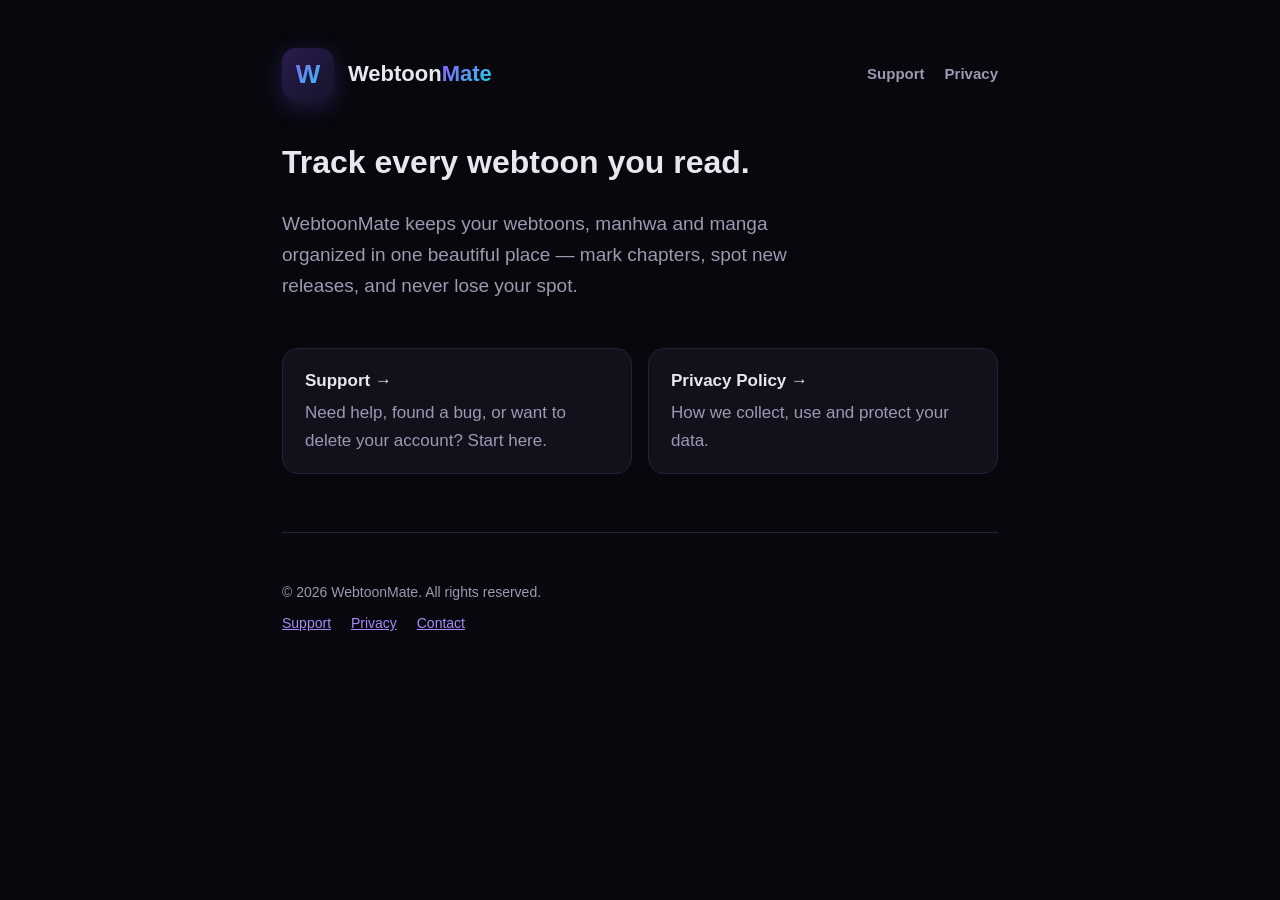
<file: index.html>
<!DOCTYPE html>
<html lang="en">
<head>
<meta charset="UTF-8" />
<meta name="viewport" content="width=device-width, initial-scale=1.0" />
<title>WebtoonMate</title>
<meta name="description" content="WebtoonMate — track every webtoon, manhwa and manga in one place." />
<link rel="stylesheet" href="styles.css" />
</head>
<body>
<div class="wrap">

  <div class="brand">
    <a class="home" href="index.html">
      <div class="logo"><span>W</span></div>
      <h1>Webtoon<span class="gradient">Mate</span></h1>
    </a>
    <nav class="nav">
      <a href="support.html">Support</a>
      <a href="privacy.html">Privacy</a>
    </nav>
  </div>

  <h1 class="title">Track every webtoon you read.</h1>
  <p class="lead">WebtoonMate keeps your webtoons, manhwa and manga organized in one
    beautiful place — mark chapters, spot new releases, and never lose your spot.</p>

  <div class="grid">
    <a class="card card-link" href="support.html">
      <h3>Support →</h3>
      <p>Need help, found a bug, or want to delete your account? Start here.</p>
    </a>
    <a class="card card-link" href="privacy.html">
      <h3>Privacy Policy →</h3>
      <p>How we collect, use and protect your data.</p>
    </a>
  </div>

  <hr>
  <footer>
    © 2026 WebtoonMate. All rights reserved.
    <div class="footer-links">
      <a href="support.html">Support</a>
      <a href="privacy.html">Privacy</a>
      <a href="mailto:hamlat.yani@gmail.com">Contact</a>
    </div>
  </footer>
</div>
</body>
</html>
</file>
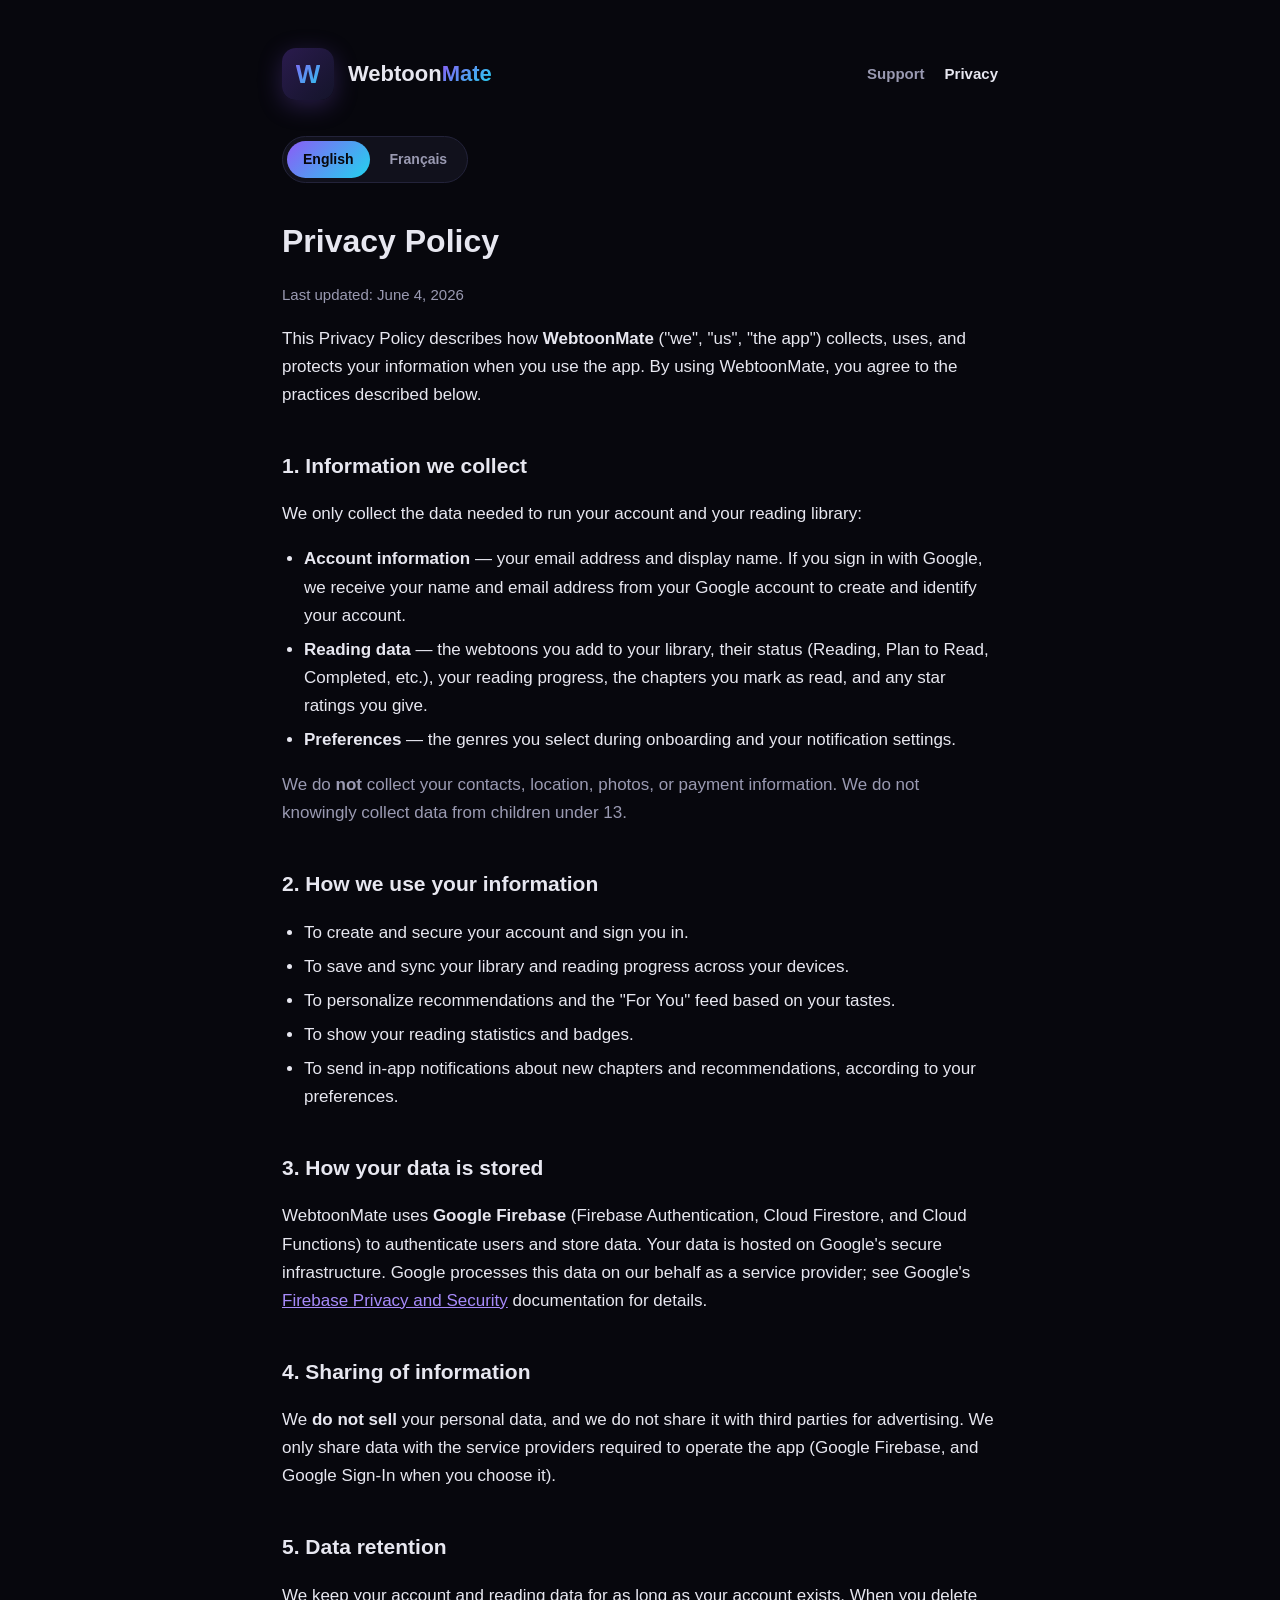
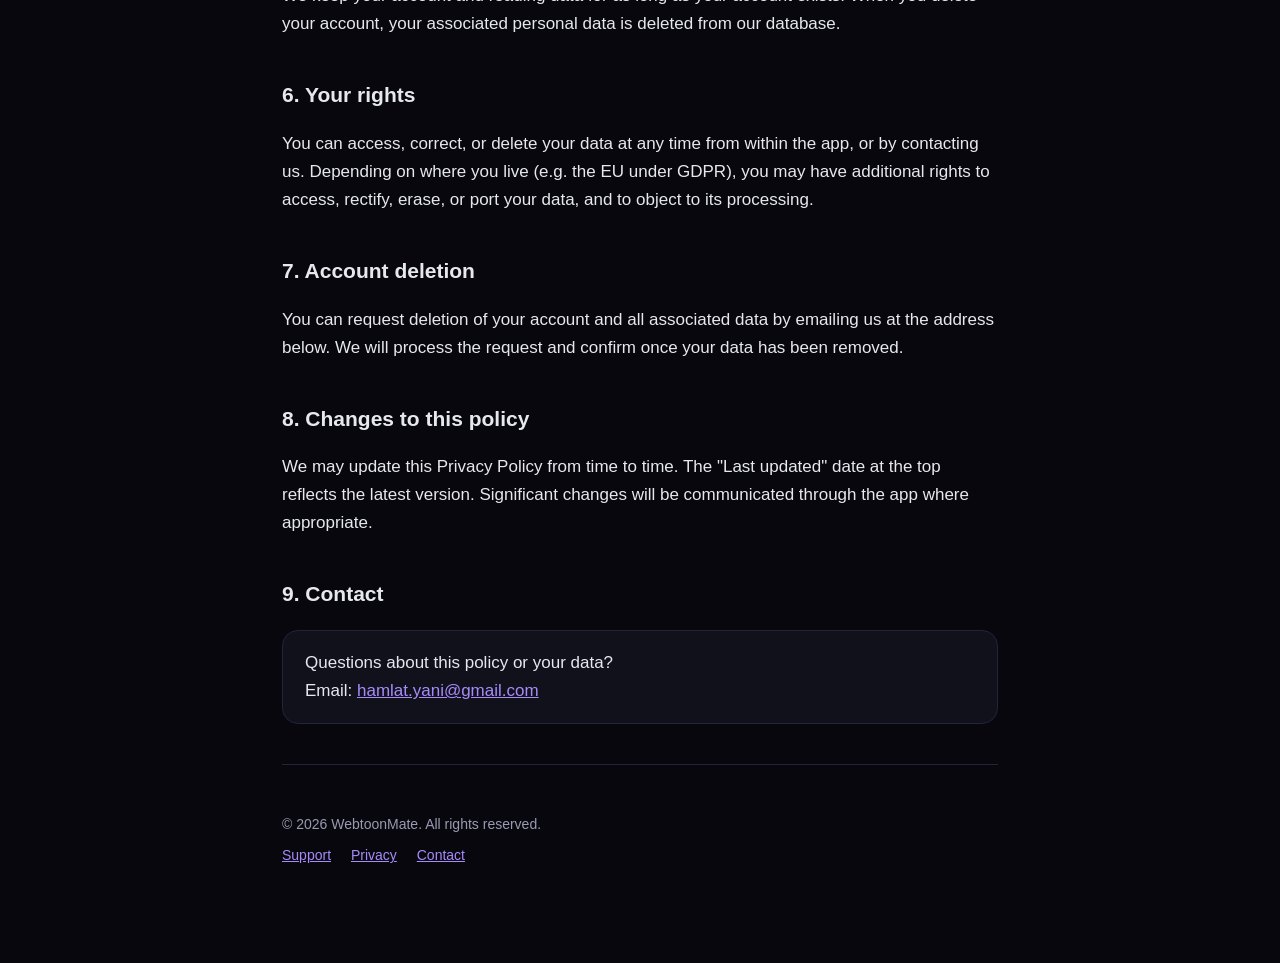
<file: privacy.html>
<!DOCTYPE html>
<html lang="en">
<head>
<meta charset="UTF-8" />
<meta name="viewport" content="width=device-width, initial-scale=1.0" />
<title>WebtoonMate — Privacy Policy</title>
<meta name="description" content="Privacy Policy for the WebtoonMate app." />
<link rel="stylesheet" href="styles.css" />
</head>
<body>
<div class="wrap">

  <div class="brand">
    <a class="home" href="index.html">
      <div class="logo"><span>W</span></div>
      <h1>Webtoon<span class="gradient">Mate</span></h1>
    </a>
    <nav class="nav">
      <a href="support.html">Support</a>
      <a href="privacy.html" class="active">Privacy</a>
    </nav>
  </div>

  <div class="lang" role="tablist" aria-label="Language">
    <button id="btn-en" class="active" onclick="setLang('en')">English</button>
    <button id="btn-fr" onclick="setLang('fr')">Français</button>
  </div>

  <!-- ============ ENGLISH ============ -->
  <section id="lang-en">
    <h1 class="title">Privacy Policy</h1>
    <p class="updated">Last updated: June 4, 2026</p>

    <p>This Privacy Policy describes how <strong>WebtoonMate</strong> ("we", "us", "the app")
      collects, uses, and protects your information when you use the app. By using WebtoonMate,
      you agree to the practices described below.</p>

    <h2>1. Information we collect</h2>
    <p>We only collect the data needed to run your account and your reading library:</p>
    <ul>
      <li><strong>Account information</strong> — your email address and display name. If you sign
        in with Google, we receive your name and email address from your Google account to create
        and identify your account.</li>
      <li><strong>Reading data</strong> — the webtoons you add to your library, their status
        (Reading, Plan to Read, Completed, etc.), your reading progress, the chapters you mark as
        read, and any star ratings you give.</li>
      <li><strong>Preferences</strong> — the genres you select during onboarding and your
        notification settings.</li>
    </ul>
    <p class="muted">We do <strong>not</strong> collect your contacts, location, photos, or
      payment information. We do not knowingly collect data from children under 13.</p>

    <h2>2. How we use your information</h2>
    <ul>
      <li>To create and secure your account and sign you in.</li>
      <li>To save and sync your library and reading progress across your devices.</li>
      <li>To personalize recommendations and the "For You" feed based on your tastes.</li>
      <li>To show your reading statistics and badges.</li>
      <li>To send in-app notifications about new chapters and recommendations, according to your
        preferences.</li>
    </ul>

    <h2>3. How your data is stored</h2>
    <p>WebtoonMate uses <strong>Google Firebase</strong> (Firebase Authentication, Cloud
      Firestore, and Cloud Functions) to authenticate users and store data. Your data is hosted on
      Google's secure infrastructure. Google processes this data on our behalf as a service
      provider; see Google's
      <a href="https://firebase.google.com/support/privacy" target="_blank" rel="noopener">Firebase Privacy and Security</a>
      documentation for details.</p>

    <h2>4. Sharing of information</h2>
    <p>We <strong>do not sell</strong> your personal data, and we do not share it with third
      parties for advertising. We only share data with the service providers required to operate
      the app (Google Firebase, and Google Sign-In when you choose it).</p>

    <h2>5. Data retention</h2>
    <p>We keep your account and reading data for as long as your account exists. When you delete
      your account, your associated personal data is deleted from our database.</p>

    <h2>6. Your rights</h2>
    <p>You can access, correct, or delete your data at any time from within the app, or by
      contacting us. Depending on where you live (e.g. the EU under GDPR), you may have additional
      rights to access, rectify, erase, or port your data, and to object to its processing.</p>

    <h2>7. Account deletion</h2>
    <p>You can request deletion of your account and all associated data by emailing us at the
      address below. We will process the request and confirm once your data has been removed.</p>

    <h2>8. Changes to this policy</h2>
    <p>We may update this Privacy Policy from time to time. The "Last updated" date at the top
      reflects the latest version. Significant changes will be communicated through the app where
      appropriate.</p>

    <h2>9. Contact</h2>
    <div class="card">
      <p style="margin:0">Questions about this policy or your data?<br>
      Email: <a href="mailto:hamlat.yani@gmail.com">hamlat.yani@gmail.com</a></p>
    </div>
  </section>

  <!-- ============ FRANÇAIS ============ -->
  <section id="lang-fr" hidden>
    <h1 class="title">Politique de confidentialité</h1>
    <p class="updated">Dernière mise à jour : 4 juin 2026</p>

    <p>Cette politique de confidentialité décrit comment <strong>WebtoonMate</strong>
      (« nous », « l'application ») collecte, utilise et protège vos informations lorsque vous
      utilisez l'application. En utilisant WebtoonMate, vous acceptez les pratiques décrites
      ci-dessous.</p>

    <h2>1. Informations que nous collectons</h2>
    <p>Nous collectons uniquement les données nécessaires au fonctionnement de votre compte et de
      votre bibliothèque :</p>
    <ul>
      <li><strong>Informations de compte</strong> — votre adresse e-mail et votre nom d'affichage.
        Si vous vous connectez avec Google, nous recevons votre nom et votre adresse e-mail depuis
        votre compte Google pour créer et identifier votre compte.</li>
      <li><strong>Données de lecture</strong> — les webtoons ajoutés à votre bibliothèque, leur
        statut (En cours, À lire, Terminé, etc.), votre progression, les chapitres marqués comme
        lus et les notes que vous attribuez.</li>
      <li><strong>Préférences</strong> — les genres choisis lors de l'intégration et vos
        paramètres de notification.</li>
    </ul>
    <p class="muted">Nous ne collectons <strong>pas</strong> vos contacts, votre localisation, vos
      photos ni vos informations de paiement. Nous ne collectons pas sciemment de données
      concernant les enfants de moins de 13 ans.</p>

    <h2>2. Utilisation de vos informations</h2>
    <ul>
      <li>Créer et sécuriser votre compte et vous connecter.</li>
      <li>Enregistrer et synchroniser votre bibliothèque et votre progression entre vos
        appareils.</li>
      <li>Personnaliser les recommandations et le fil « Pour vous » selon vos goûts.</li>
      <li>Afficher vos statistiques de lecture et vos badges.</li>
      <li>Envoyer des notifications dans l'application concernant les nouveaux chapitres et les
        recommandations, selon vos préférences.</li>
    </ul>

    <h2>3. Stockage de vos données</h2>
    <p>WebtoonMate utilise <strong>Google Firebase</strong> (Firebase Authentication, Cloud
      Firestore et Cloud Functions) pour authentifier les utilisateurs et stocker les données. Vos
      données sont hébergées sur l'infrastructure sécurisée de Google, qui agit en tant que
      sous-traitant pour notre compte. Consultez la documentation
      <a href="https://firebase.google.com/support/privacy" target="_blank" rel="noopener">Confidentialité et sécurité de Firebase</a>
      pour plus de détails.</p>

    <h2>4. Partage des informations</h2>
    <p>Nous <strong>ne vendons pas</strong> vos données personnelles et ne les partageons pas avec
      des tiers à des fins publicitaires. Nous ne partageons les données qu'avec les prestataires
      nécessaires au fonctionnement de l'application (Google Firebase, et Google Sign-In si vous le
      choisissez).</p>

    <h2>5. Conservation des données</h2>
    <p>Nous conservons vos données de compte et de lecture tant que votre compte existe. Lorsque
      vous supprimez votre compte, vos données personnelles associées sont supprimées de notre base
      de données.</p>

    <h2>6. Vos droits</h2>
    <p>Vous pouvez accéder à vos données, les corriger ou les supprimer à tout moment depuis
      l'application ou en nous contactant. Selon votre lieu de résidence (par exemple l'UE dans le
      cadre du RGPD), vous pouvez disposer de droits supplémentaires d'accès, de rectification,
      d'effacement, de portabilité et d'opposition au traitement.</p>

    <h2>7. Suppression du compte</h2>
    <p>Vous pouvez demander la suppression de votre compte et de toutes les données associées en
      nous écrivant à l'adresse ci-dessous. Nous traiterons la demande et vous confirmerons une
      fois vos données supprimées.</p>

    <h2>8. Modifications de cette politique</h2>
    <p>Nous pouvons mettre à jour cette politique de confidentialité de temps à autre. La date de
      « Dernière mise à jour » en haut indique la version la plus récente. Les changements
      importants seront communiqués via l'application le cas échéant.</p>

    <h2>9. Contact</h2>
    <div class="card">
      <p style="margin:0">Une question sur cette politique ou vos données ?<br>
      E-mail : <a href="mailto:hamlat.yani@gmail.com">hamlat.yani@gmail.com</a></p>
    </div>
  </section>

  <hr>
  <footer>
    © 2026 WebtoonMate. All rights reserved.
    <div class="footer-links">
      <a href="support.html">Support</a>
      <a href="privacy.html">Privacy</a>
      <a href="mailto:hamlat.yani@gmail.com">Contact</a>
    </div>
  </footer>
</div>

<script>
  function setLang(l) {
    document.getElementById('lang-en').hidden = (l !== 'en');
    document.getElementById('lang-fr').hidden = (l !== 'fr');
    document.getElementById('btn-en').classList.toggle('active', l === 'en');
    document.getElementById('btn-fr').classList.toggle('active', l === 'fr');
    document.documentElement.lang = l;
    try { history.replaceState(null, '', '#' + l); } catch (e) {}
  }
  if (location.hash === '#fr') setLang('fr');
</script>
</body>
</html>
</file>
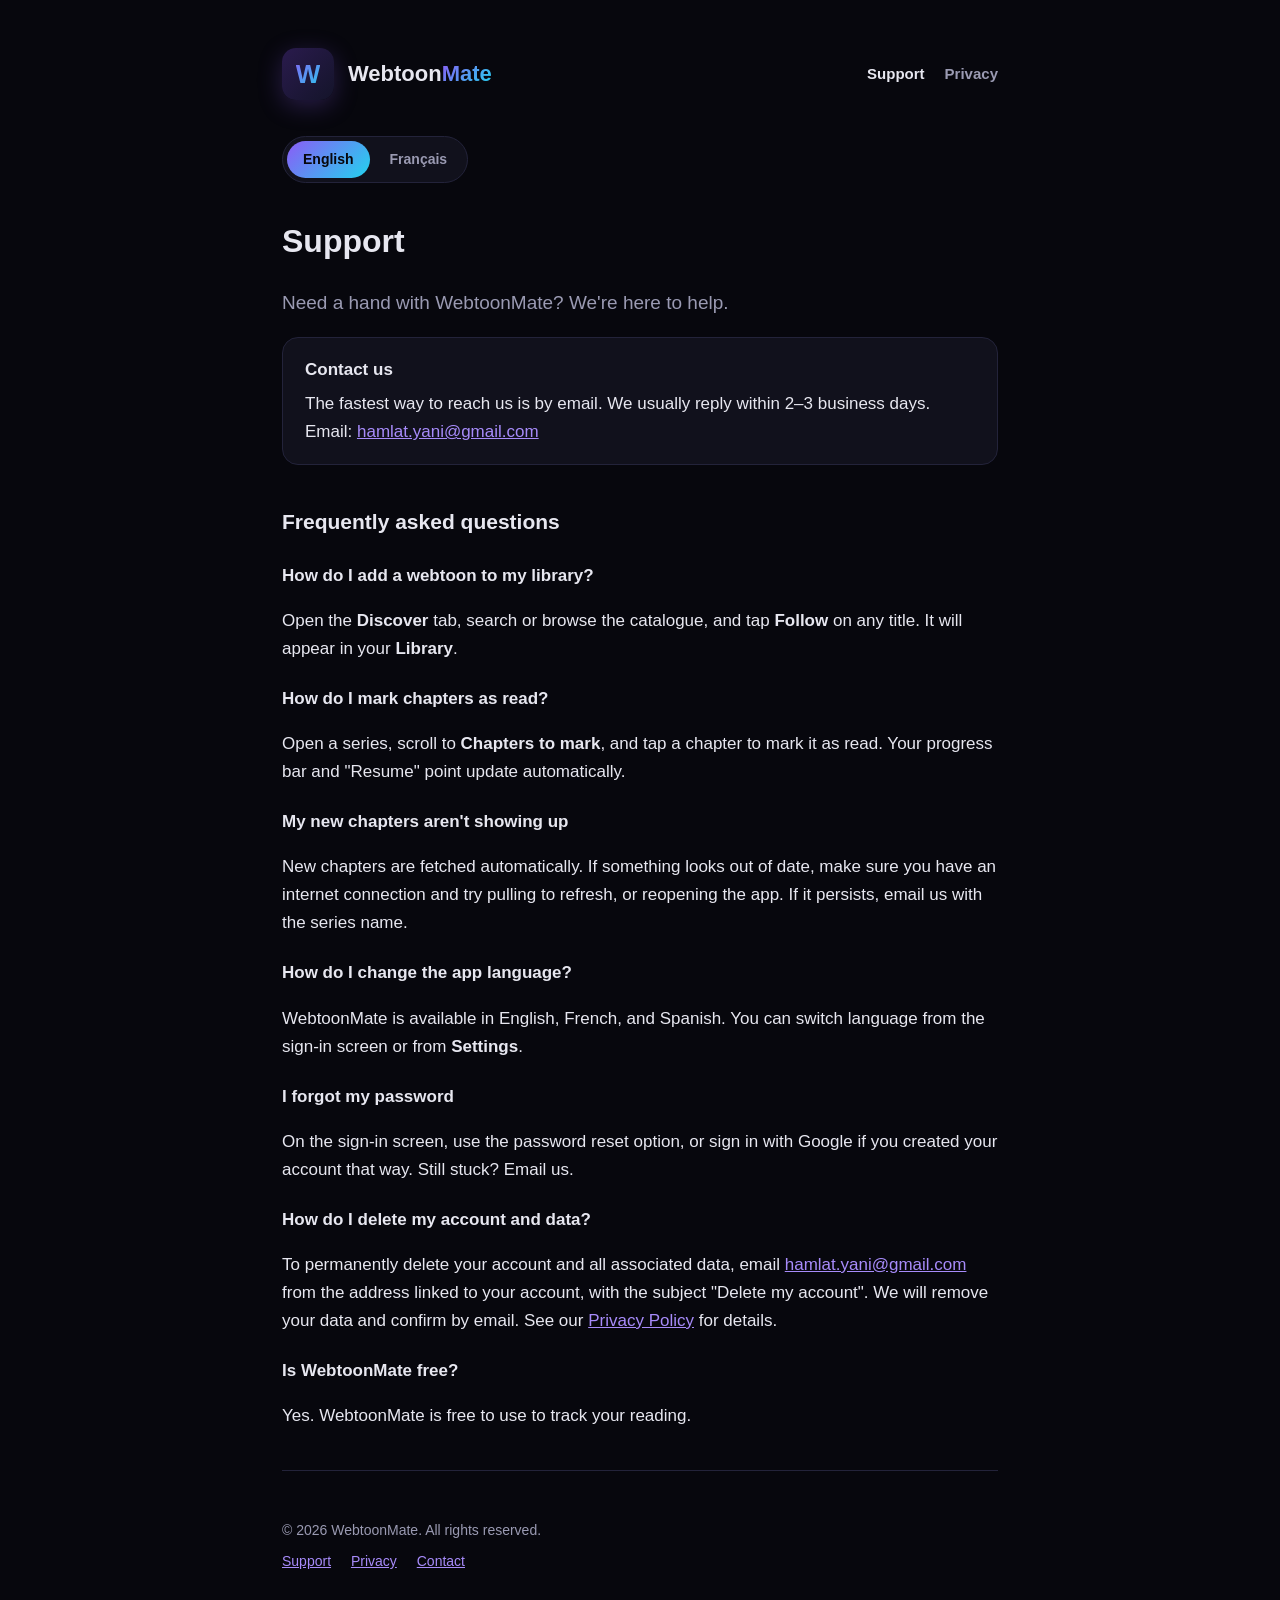
<file: support.html>
<!DOCTYPE html>
<html lang="en">
<head>
<meta charset="UTF-8" />
<meta name="viewport" content="width=device-width, initial-scale=1.0" />
<title>WebtoonMate — Support</title>
<meta name="description" content="Support and help for the WebtoonMate app." />
<link rel="stylesheet" href="styles.css" />
</head>
<body>
<div class="wrap">

  <div class="brand">
    <a class="home" href="index.html">
      <div class="logo"><span>W</span></div>
      <h1>Webtoon<span class="gradient">Mate</span></h1>
    </a>
    <nav class="nav">
      <a href="support.html" class="active">Support</a>
      <a href="privacy.html">Privacy</a>
    </nav>
  </div>

  <div class="lang" role="tablist" aria-label="Language">
    <button id="btn-en" class="active" onclick="setLang('en')">English</button>
    <button id="btn-fr" onclick="setLang('fr')">Français</button>
  </div>

  <!-- ============ ENGLISH ============ -->
  <section id="lang-en">
    <h1 class="title">Support</h1>
    <p class="lead">Need a hand with WebtoonMate? We're here to help.</p>

    <div class="card">
      <h3 style="margin-top:0">Contact us</h3>
      <p style="margin:0">The fastest way to reach us is by email. We usually reply within
        2&ndash;3 business days.<br>
        Email: <a href="mailto:hamlat.yani@gmail.com?subject=WebtoonMate%20Support">hamlat.yani@gmail.com</a></p>
    </div>

    <h2>Frequently asked questions</h2>

    <h3>How do I add a webtoon to my library?</h3>
    <p>Open the <strong>Discover</strong> tab, search or browse the catalogue, and tap
      <strong>Follow</strong> on any title. It will appear in your <strong>Library</strong>.</p>

    <h3>How do I mark chapters as read?</h3>
    <p>Open a series, scroll to <strong>Chapters to mark</strong>, and tap a chapter to mark it as
      read. Your progress bar and "Resume" point update automatically.</p>

    <h3>My new chapters aren't showing up</h3>
    <p>New chapters are fetched automatically. If something looks out of date, make sure you have
      an internet connection and try pulling to refresh, or reopening the app. If it persists,
      email us with the series name.</p>

    <h3>How do I change the app language?</h3>
    <p>WebtoonMate is available in English, French, and Spanish. You can switch language from the
      sign-in screen or from <strong>Settings</strong>.</p>

    <h3>I forgot my password</h3>
    <p>On the sign-in screen, use the password reset option, or sign in with Google if you created
      your account that way. Still stuck? Email us.</p>

    <h3>How do I delete my account and data?</h3>
    <p>To permanently delete your account and all associated data, email
      <a href="mailto:hamlat.yani@gmail.com?subject=Delete%20my%20WebtoonMate%20account">hamlat.yani@gmail.com</a>
      from the address linked to your account, with the subject "Delete my account". We will remove
      your data and confirm by email. See our
      <a href="privacy.html">Privacy Policy</a> for details.</p>

    <h3>Is WebtoonMate free?</h3>
    <p>Yes. WebtoonMate is free to use to track your reading.</p>
  </section>

  <!-- ============ FRANÇAIS ============ -->
  <section id="lang-fr" hidden>
    <h1 class="title">Support</h1>
    <p class="lead">Besoin d'aide avec WebtoonMate ? Nous sommes là.</p>

    <div class="card">
      <h3 style="margin-top:0">Nous contacter</h3>
      <p style="margin:0">Le plus rapide est de nous écrire par e-mail. Nous répondons
        généralement sous 2 à 3 jours ouvrés.<br>
        E-mail : <a href="mailto:hamlat.yani@gmail.com?subject=Support%20WebtoonMate">hamlat.yani@gmail.com</a></p>
    </div>

    <h2>Questions fréquentes</h2>

    <h3>Comment ajouter un webtoon à ma bibliothèque ?</h3>
    <p>Ouvrez l'onglet <strong>Discover</strong>, recherchez ou parcourez le catalogue, puis
      touchez <strong>Follow</strong> sur un titre. Il apparaîtra dans votre
      <strong>bibliothèque</strong>.</p>

    <h3>Comment marquer des chapitres comme lus ?</h3>
    <p>Ouvrez une série, faites défiler jusqu'à <strong>Chapters to mark</strong>, puis touchez un
      chapitre pour le marquer comme lu. Votre barre de progression et le point de reprise se
      mettent à jour automatiquement.</p>

    <h3>Mes nouveaux chapitres n'apparaissent pas</h3>
    <p>Les nouveaux chapitres sont récupérés automatiquement. Si quelque chose semble dépassé,
      vérifiez votre connexion Internet, tirez pour rafraîchir ou rouvrez l'application. Si le
      problème persiste, écrivez-nous avec le nom de la série.</p>

    <h3>Comment changer la langue de l'application ?</h3>
    <p>WebtoonMate est disponible en anglais, français et espagnol. Vous pouvez changer de langue
      depuis l'écran de connexion ou depuis les <strong>Réglages</strong>.</p>

    <h3>J'ai oublié mon mot de passe</h3>
    <p>Sur l'écran de connexion, utilisez l'option de réinitialisation du mot de passe, ou
      connectez-vous avec Google si vous avez créé votre compte ainsi. Toujours bloqué ?
      Écrivez-nous.</p>

    <h3>Comment supprimer mon compte et mes données ?</h3>
    <p>Pour supprimer définitivement votre compte et toutes les données associées, écrivez à
      <a href="mailto:hamlat.yani@gmail.com?subject=Suppression%20de%20mon%20compte%20WebtoonMate">hamlat.yani@gmail.com</a>
      depuis l'adresse liée à votre compte, avec pour objet « Suppression de mon compte ». Nous
      supprimerons vos données et vous confirmerons par e-mail. Voir notre
      <a href="privacy.html#fr">politique de confidentialité</a> pour plus de détails.</p>

    <h3>WebtoonMate est-il gratuit ?</h3>
    <p>Oui. WebtoonMate est gratuit pour suivre vos lectures.</p>
  </section>

  <hr>
  <footer>
    © 2026 WebtoonMate. All rights reserved.
    <div class="footer-links">
      <a href="support.html">Support</a>
      <a href="privacy.html">Privacy</a>
      <a href="mailto:hamlat.yani@gmail.com">Contact</a>
    </div>
  </footer>
</div>

<script>
  function setLang(l) {
    document.getElementById('lang-en').hidden = (l !== 'en');
    document.getElementById('lang-fr').hidden = (l !== 'fr');
    document.getElementById('btn-en').classList.toggle('active', l === 'en');
    document.getElementById('btn-fr').classList.toggle('active', l === 'fr');
    document.documentElement.lang = l;
    try { history.replaceState(null, '', '#' + l); } catch (e) {}
  }
  if (location.hash === '#fr') setLang('fr');
</script>
</body>
</html>
</file>
<file: styles.css>
:root {
  --bg: #07070d;
  --card: #11111c;
  --border: #23233a;
  --text: #e7e7f0;
  --muted: #9a9ab2;
  --grad-a: #8b5cf6;
  --grad-b: #22d3ee;
}
* { box-sizing: border-box; }
html { -webkit-text-size-adjust: 100%; }
body {
  margin: 0;
  background: var(--bg);
  color: var(--text);
  font-family: -apple-system, BlinkMacSystemFont, "Segoe UI", Roboto, Helvetica, Arial, sans-serif;
  line-height: 1.65;
  font-size: 17px;
}
.wrap { max-width: 760px; margin: 0 auto; padding: 48px 22px 96px; }

/* Brand / header */
.brand { display: flex; align-items: center; gap: 14px; margin-bottom: 36px; }
.brand a.home { display: flex; align-items: center; gap: 14px; text-decoration: none; }
.logo {
  width: 52px; height: 52px; border-radius: 14px;
  background: linear-gradient(135deg, #2a1b4d, #14142a);
  display: grid; place-items: center;
  font-weight: 800; font-size: 26px;
  box-shadow: 0 6px 24px rgba(139, 92, 246, .25);
}
.logo span, .gradient {
  background: linear-gradient(135deg, var(--grad-a), var(--grad-b));
  -webkit-background-clip: text; background-clip: text; color: transparent;
}
.brand h1 { font-size: 22px; margin: 0; font-weight: 800; color: var(--text); }
.nav { margin-left: auto; display: flex; gap: 20px; }
.nav a { color: var(--muted); text-decoration: none; font-size: 15px; font-weight: 600; }
.nav a:hover, .nav a.active { color: var(--text); }

/* Headings & text */
h1.title { font-size: 32px; margin: 0 0 6px; font-weight: 800; }
h2 { font-size: 21px; margin: 40px 0 12px; font-weight: 700; }
h3 { font-size: 17px; margin: 22px 0 6px; font-weight: 700; }
.updated { color: var(--muted); font-size: 15px; margin-bottom: 8px; }
p, li { color: var(--text); }
.muted { color: var(--muted); }
a { color: #a78bfa; }
ul { padding-left: 22px; }
li { margin: 6px 0; }

/* Cards */
.card {
  background: var(--card); border: 1px solid var(--border);
  border-radius: 16px; padding: 18px 22px; margin: 18px 0;
}
.card-link {
  display: block; text-decoration: none; color: var(--text);
  transition: border-color .15s ease, transform .15s ease;
}
.card-link:hover { border-color: var(--grad-a); transform: translateY(-2px); }
.card-link h3 { margin: 0 0 4px; }
.card-link p { margin: 0; color: var(--muted); }
.grid { display: grid; gap: 16px; grid-template-columns: 1fr 1fr; margin: 28px 0; }
@media (max-width: 560px) { .grid { grid-template-columns: 1fr; } }

/* Language toggle */
.lang {
  display: inline-flex; gap: 4px; padding: 4px;
  background: var(--card); border: 1px solid var(--border);
  border-radius: 999px; margin-bottom: 32px;
}
.lang button {
  border: 0; background: transparent; color: var(--muted);
  font: inherit; font-size: 14px; font-weight: 600;
  padding: 7px 16px; border-radius: 999px; cursor: pointer;
}
.lang button.active {
  background: linear-gradient(135deg, var(--grad-a), var(--grad-b));
  color: #07070d;
}

.lead { font-size: 19px; color: var(--muted); max-width: 540px; }
hr { border: 0; border-top: 1px solid var(--border); margin: 40px 0; }
footer { color: var(--muted); font-size: 14px; margin-top: 48px; }
.footer-links { margin-top: 8px; }
.footer-links a { margin-right: 16px; }
[hidden] { display: none !important; }
</file>
